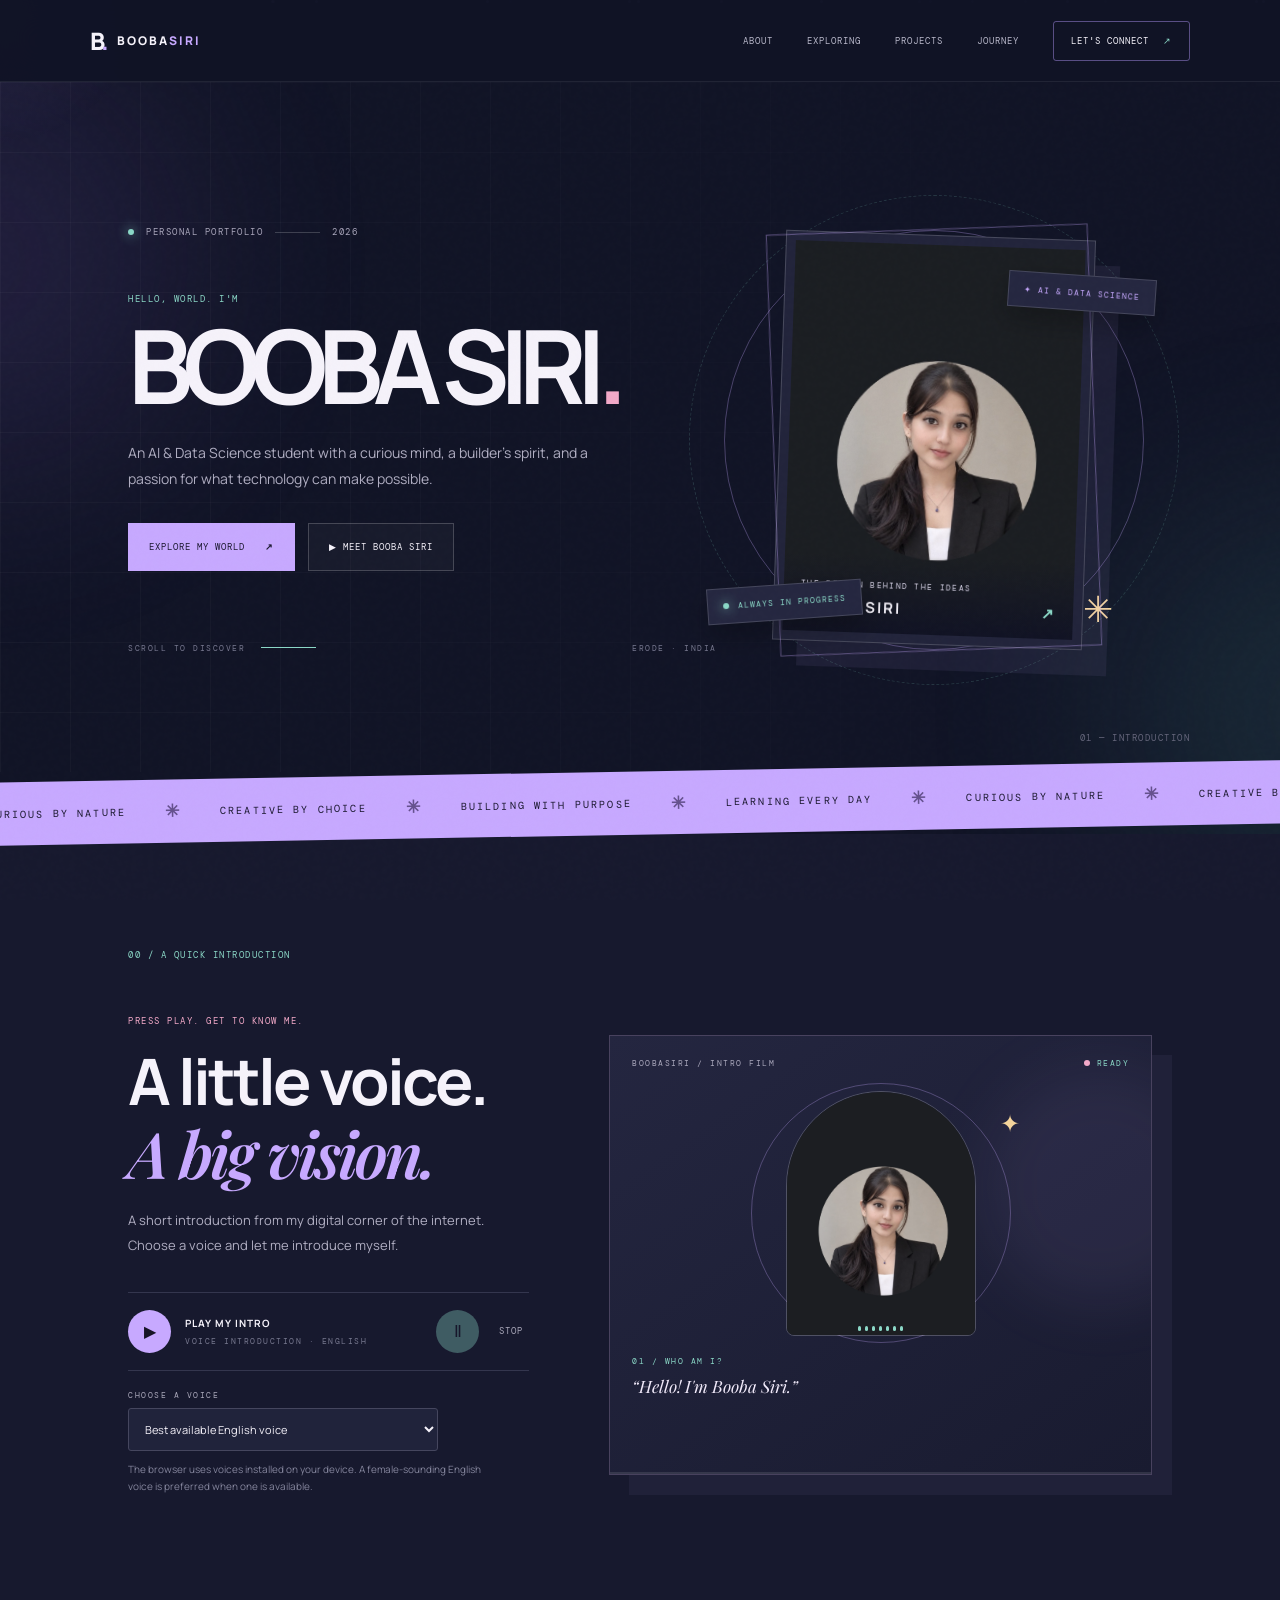
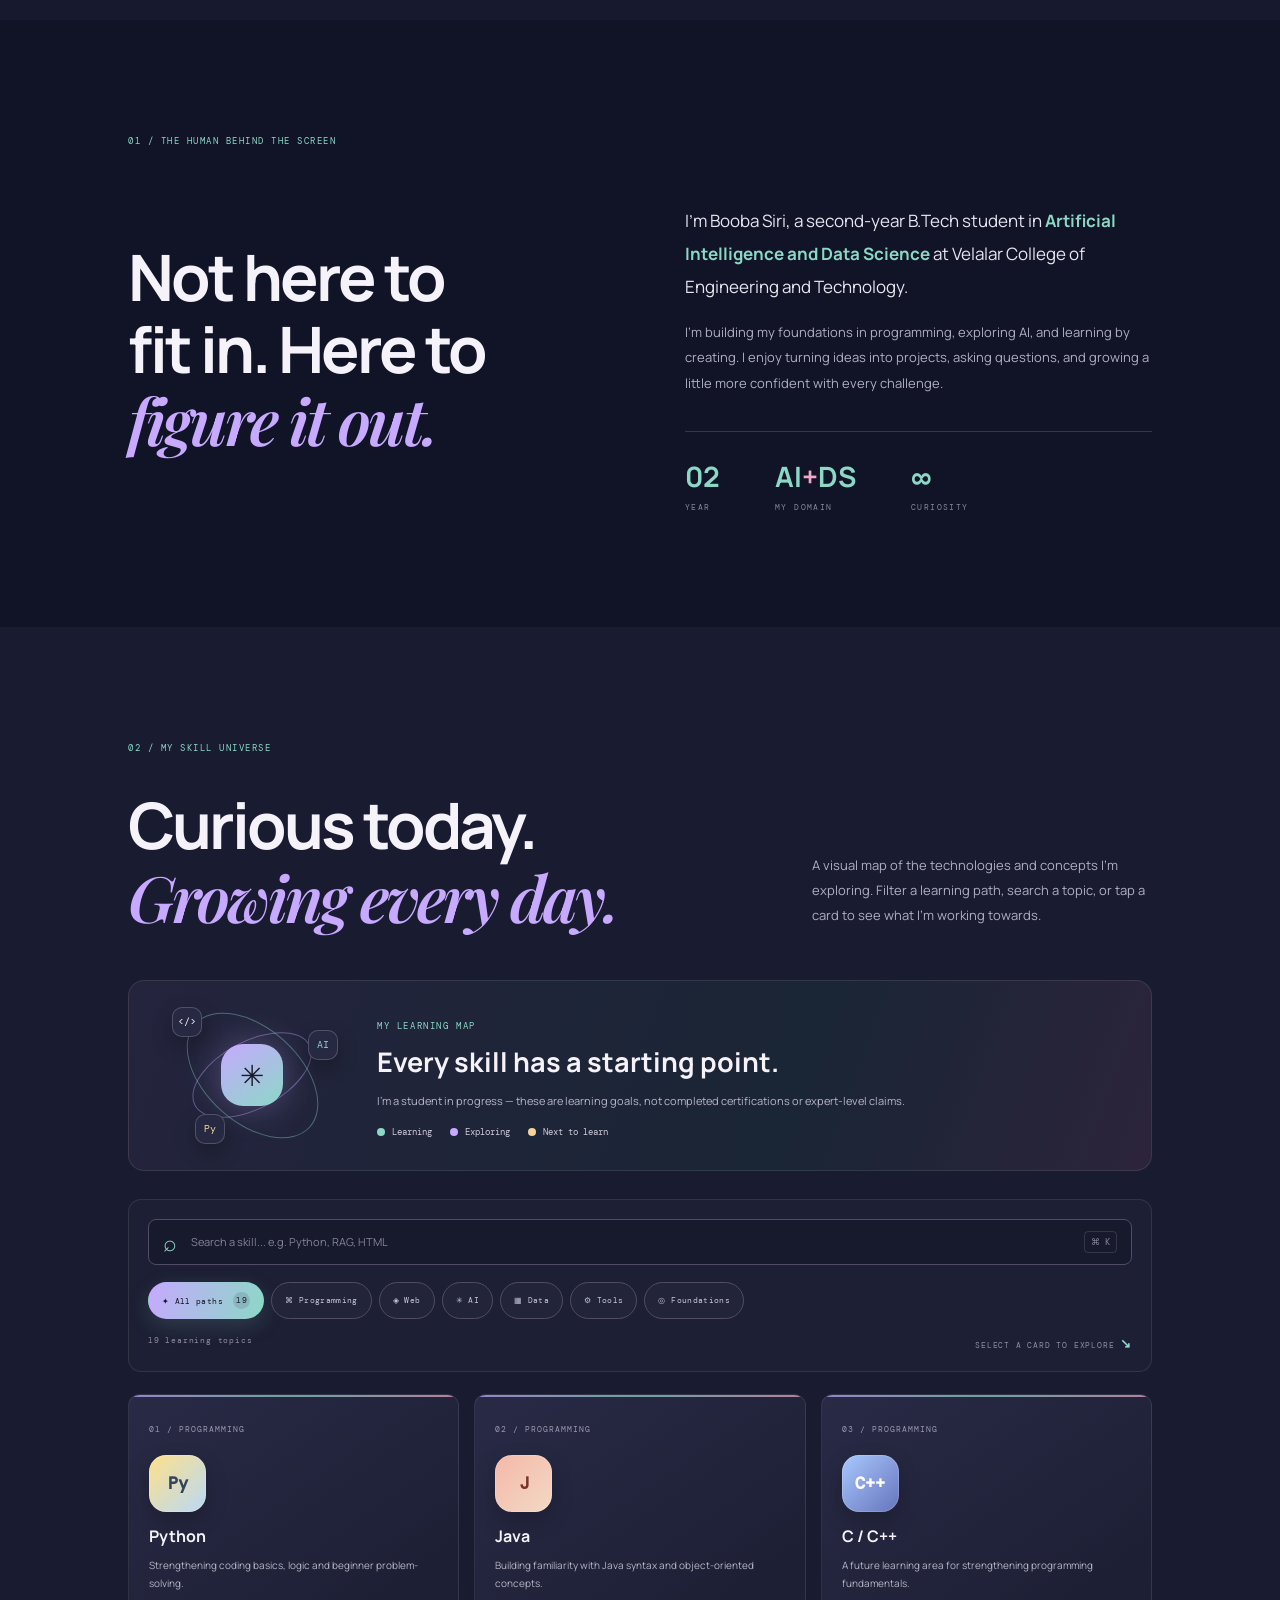
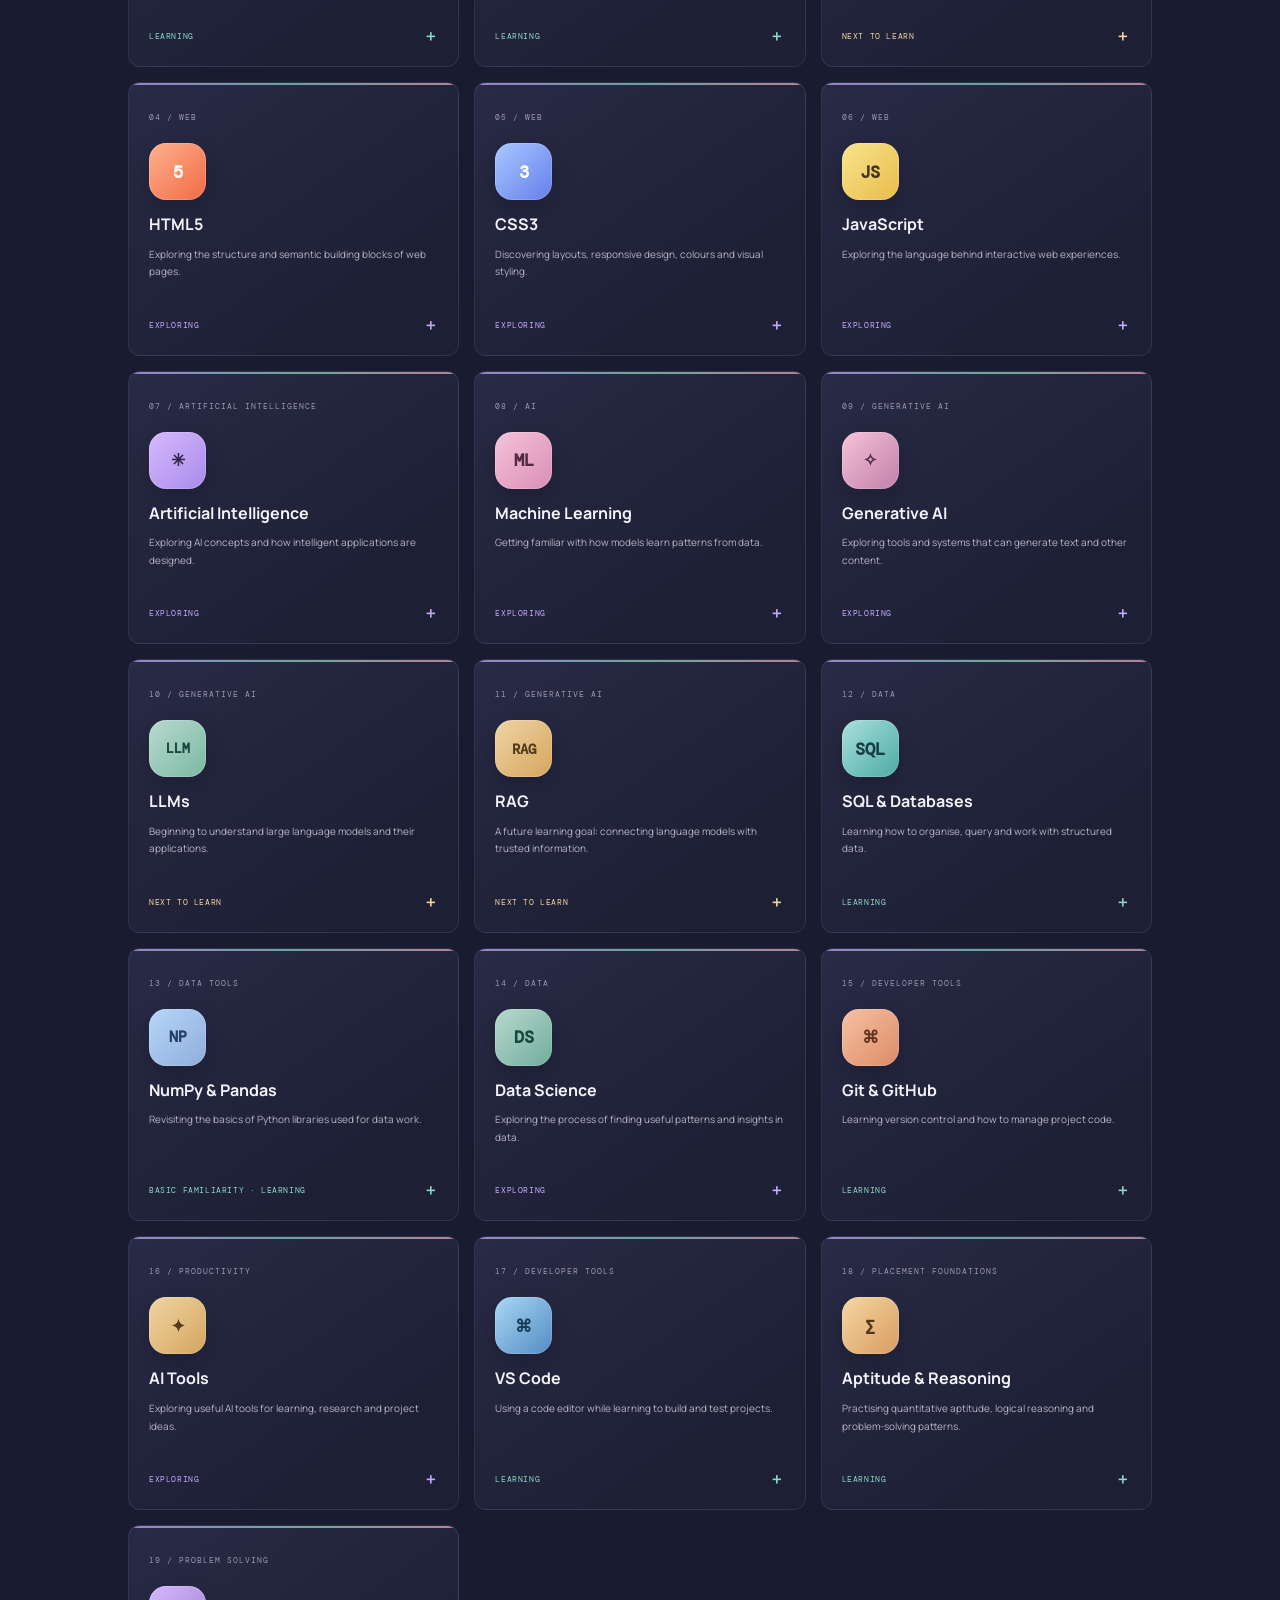
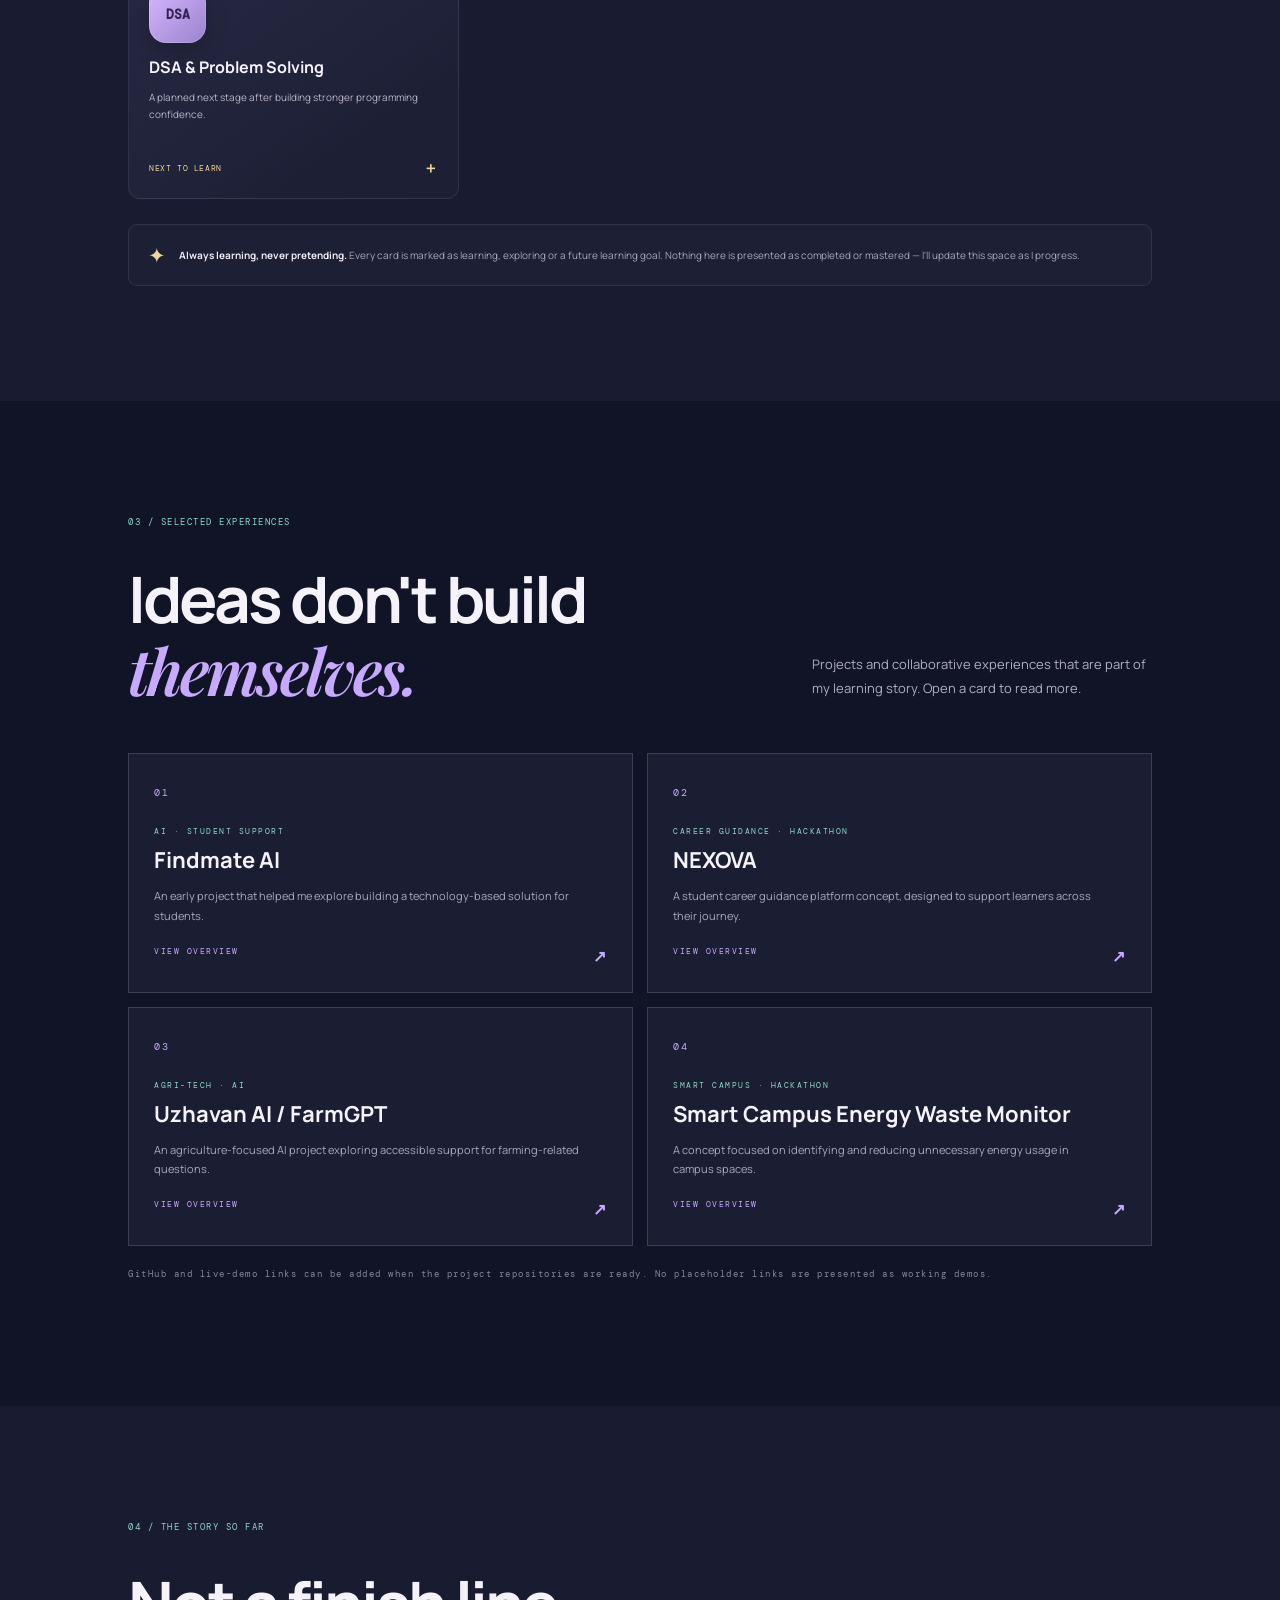
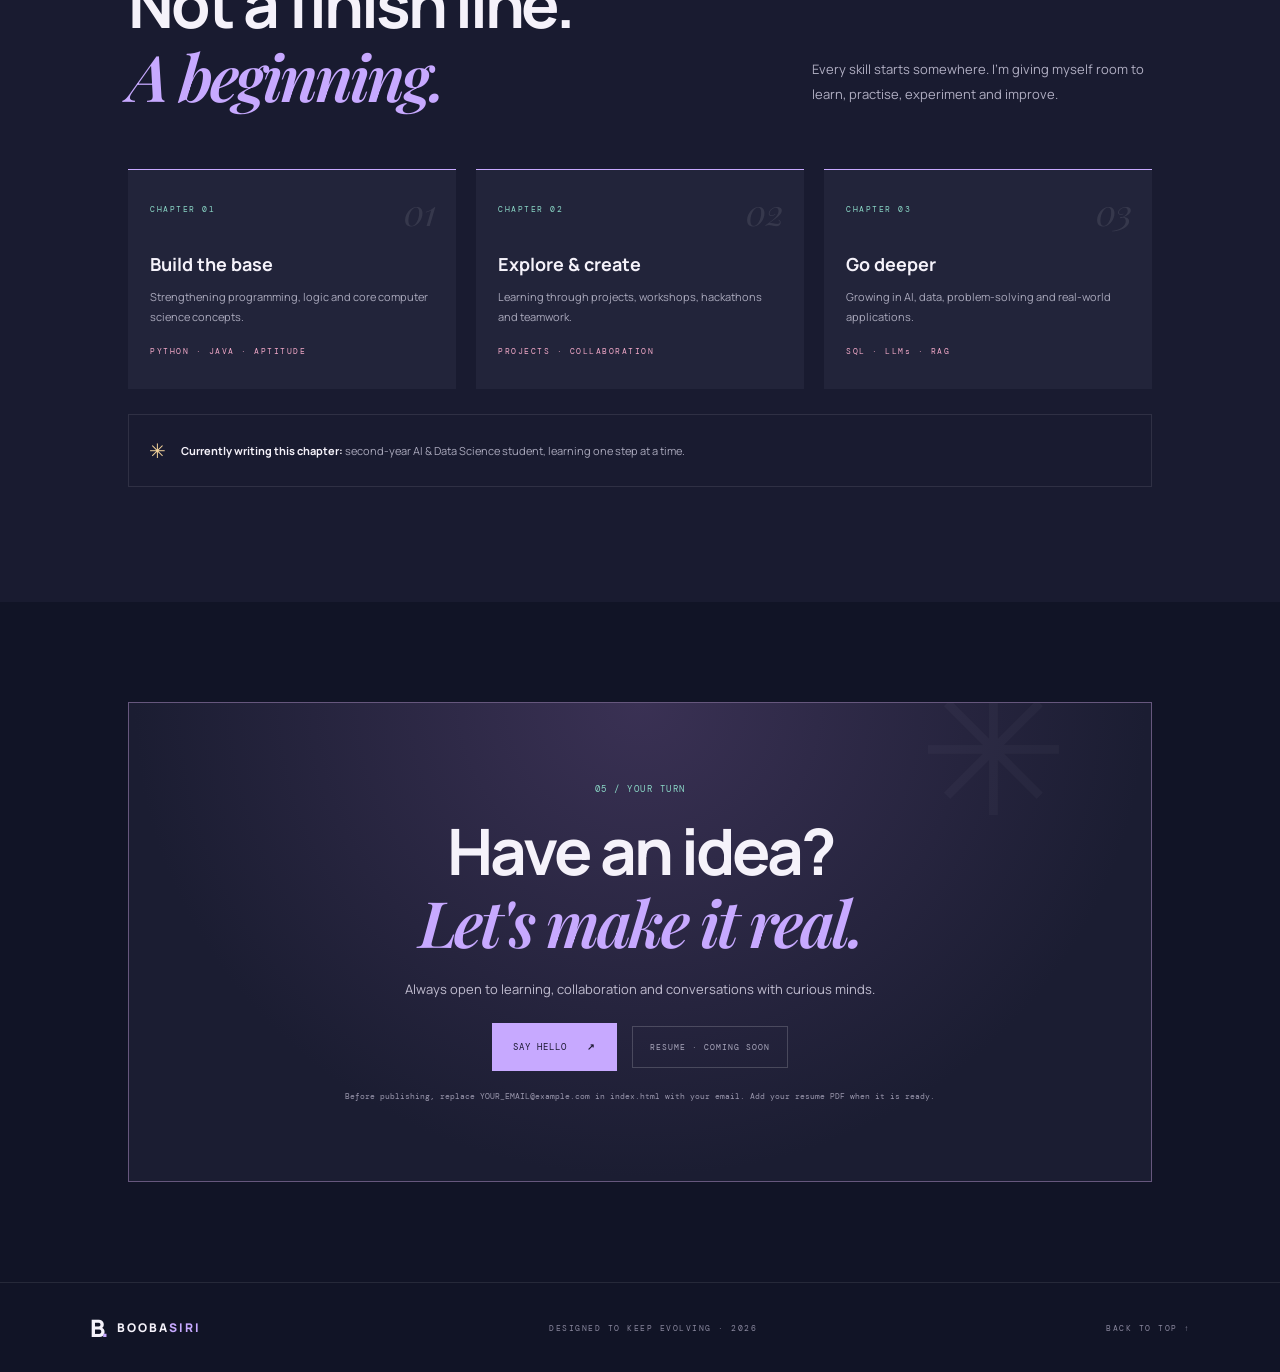
<file: booba_siri_portfolio/index.html>
<!DOCTYPE html>
<html lang="en">
<head>
  <meta charset="UTF-8"><meta name="viewport" content="width=device-width, initial-scale=1.0">
  <meta name="theme-color" content="#111426"><meta name="description" content="Booba Siri — AI & Data Science student, curious creator and lifelong learner.">
  <title>BOOBASIRI — Portfolio</title>
  <link rel="preconnect" href="https://fonts.googleapis.com"><link rel="preconnect" href="https://fonts.gstatic.com" crossorigin>
  <link href="https://fonts.googleapis.com/css2?family=DM+Mono:wght@400;500&family=Manrope:wght@400;500;600;700;800&family=Playfair+Display:ital,wght@0,600;0,700;1,600;1,700&display=swap" rel="stylesheet">
  <link rel="stylesheet" href="style.css">
</head>
<body>
  <div class="ambient ambient-one" aria-hidden="true"></div><div class="ambient ambient-two" aria-hidden="true"></div>
  <div class="noise" aria-hidden="true"></div><div class="cursor-glow" aria-hidden="true"></div><div class="particle-field" id="particleField" aria-hidden="true"></div>
  <a class="skip-link" href="#main">Skip to content</a>
  <header class="topbar">
    <a class="wordmark" href="#home" aria-label="Booba Siri home"><span class="logo">B<span>.</span></span><span>BOOBA<span class="accent-word">SIRI</span></span></a>
    <button class="menu-toggle" aria-label="Open navigation" aria-expanded="false">☰</button>
    <nav class="nav-links" aria-label="Main navigation"><a href="#about">ABOUT</a><a href="#skills">EXPLORING</a><a href="#work">PROJECTS</a><a href="#journey">JOURNEY</a><a class="nav-cta" href="#contact">LET'S CONNECT <span>↗</span></a></nav>
  </header>
  <main id="main">
    <section class="hero" id="home">
      <div class="hero-grid" aria-hidden="true"></div>
      <div class="hero-copy">
        <div class="eyebrow"><span class="live-dot"></span> PERSONAL PORTFOLIO <span class="eyebrow-line"></span> 2026</div>
        <p class="hero-pre">HELLO, WORLD. I'M</p>
        <h1 class="swing-title" aria-label="Booba Siri"><span>B</span><span>O</span><span>O</span><span>B</span><span>A</span><i></i><span>S</span><span>I</span><span>R</span><span>I</span><span class="period">.</span></h1>
        <p class="hero-description">An AI &amp; Data Science student with a curious mind, a builder's spirit, and a passion for what technology can make possible.</p>
        <div class="hero-buttons"><a class="btn btn-primary" href="#work">EXPLORE MY WORLD <b>↗</b></a><button class="btn btn-ghost" id="introJump">▶ MEET BOOBA SIRI</button></div>
        <div class="hero-bottom"><span>SCROLL TO DISCOVER</span><span class="scroll-line"></span><span class="hero-location">ERODE · INDIA</span></div>
      </div>
      <div class="hero-portrait"><div class="portrait-ring ring-one"></div><div class="portrait-ring ring-two"></div><div class="portrait-card"><img src="assets/booba-siri.jpg" alt="Portrait of Booba Siri"><div class="portrait-caption"><span>THE PERSON BEHIND THE IDEAS</span><strong>BOOBA SIRI <b>↗</b></strong></div></div><div class="float-chip chip-one">✦ AI &amp; DATA SCIENCE</div><div class="float-chip chip-two"><span class="live-dot"></span> ALWAYS IN PROGRESS</div><div class="orbit-star">✳</div></div>
      <div class="hero-index">01 — INTRODUCTION</div>
    </section>
    <section class="ticker" aria-label="Personal values"><div class="ticker-track"><span>CURIOUS BY NATURE</span><b>✳</b><span>CREATIVE BY CHOICE</span><b>✳</b><span>BUILDING WITH PURPOSE</span><b>✳</b><span>LEARNING EVERY DAY</span><b>✳</b><span>CURIOUS BY NATURE</span><b>✳</b><span>CREATIVE BY CHOICE</span><b>✳</b></div></section>

    <section class="intro-section section" id="intro"><div class="section-label">00 / A QUICK INTRODUCTION</div><div class="intro-layout">
      <div class="intro-copy"><p class="overline">PRESS PLAY. GET TO KNOW ME.</p><h2>A little voice.<br><em>A big vision.</em></h2><p class="section-desc">A short introduction from my digital corner of the internet. Choose a voice and let me introduce myself.</p>
        <div class="voice-controls"><button class="play-button" id="playIntro" aria-label="Play introduction">▶</button><div class="voice-meta"><strong id="voiceStatus" aria-live="polite">PLAY MY INTRO</strong><span>VOICE INTRODUCTION · ENGLISH</span></div><button class="pause-button" id="pauseIntro" aria-label="Pause introduction" disabled>Ⅱ</button><button class="stop-button" id="stopIntro">STOP</button></div>
        <label class="voice-select-label" for="voiceSelect">CHOOSE A VOICE</label><select id="voiceSelect" class="voice-select"><option value="auto">Best available English voice</option></select>
        <p class="voice-note">The browser uses voices installed on your device. A female-sounding English voice is preferred when one is available.</p>
      </div>
      <div class="video-stage" id="videoStage"><div class="stage-top"><span>BOOBASIRI / INTRO FILM</span><span class="rec"><i></i> <span id="stageState">READY</span></span></div><div class="stage-person"><div class="stage-halo"></div><img src="assets/booba-siri.jpg" alt="Booba Siri introduction portrait"><div class="sound-bars" id="soundBars" aria-hidden="true"><i></i><i></i><i></i><i></i><i></i><i></i><i></i></div><span class="stage-spark">✦</span></div><div class="stage-caption"><span>01 / WHO AM I?</span><strong id="spokenCaption">“Hello! I'm Booba Siri.”</strong></div><div class="stage-progress"><span id="voiceProgress"></span></div></div>
    </div></section>

    <section class="about-section section" id="about"><div class="section-label">01 / THE HUMAN BEHIND THE SCREEN</div><div class="about-grid"><h2>Not here to<br>fit in. Here to<br><em>figure it out.</em></h2><div class="about-copy"><p class="big">I'm Booba Siri, a second-year B.Tech student in <strong>Artificial Intelligence and Data Science</strong> at Velalar College of Engineering and Technology.</p><p>I'm building my foundations in programming, exploring AI, and learning by creating. I enjoy turning ideas into projects, asking questions, and growing a little more confident with every challenge.</p><div class="stats"><div><strong>02</strong><span>YEAR</span></div><div><strong>AI<span>+</span>DS</strong><span>MY DOMAIN</span></div><div><strong>∞</strong><span>CURIOSITY</span></div></div></div></div></section>

    <section class="skills-section section" id="skills">
      <div class="section-label">02 / MY SKILL UNIVERSE</div>
      <div class="section-head"><h2>Curious today.<br><em>Growing every day.</em></h2><p>A visual map of the technologies and concepts I'm exploring. Filter a learning path, search a topic, or tap a card to see what I'm working towards.</p></div>
      <div class="skill-explorer-intro"><div class="skill-orbit-art" aria-hidden="true"><span class="orbit orbit-a"></span><span class="orbit orbit-b"></span><span class="orbit-core">✳</span><i class="orbit-dot dot-a">&lt;/&gt;</i><i class="orbit-dot dot-b">AI</i><i class="orbit-dot dot-c">Py</i></div><div class="skill-intro-copy"><span class="skill-kicker">MY LEARNING MAP</span><h3>Every skill has a starting point.</h3><p>I'm a student in progress — these are learning goals, not completed certifications or expert-level claims.</p><div class="learning-legend"><span><i class="legend-dot learning"></i> Learning</span><span><i class="legend-dot exploring"></i> Exploring</span><span><i class="legend-dot next"></i> Next to learn</span></div></div></div>
      <div class="skill-control-panel">
        <div class="skill-search-wrap"><span aria-hidden="true">⌕</span><input id="skillSearch" type="search" placeholder="Search a skill... e.g. Python, RAG, HTML" aria-label="Search skills"><kbd>⌘ K</kbd></div>
        <div class="skills-toolbar" role="group" aria-label="Filter learning paths">
          <button class="skill-filter active" data-filter="all" aria-pressed="true">✦ All paths <span>19</span></button>
          <button class="skill-filter" data-filter="programming" aria-pressed="false">⌘ Programming</button>
          <button class="skill-filter" data-filter="web" aria-pressed="false">◈ Web</button>
          <button class="skill-filter" data-filter="ai" aria-pressed="false">✳ AI</button>
          <button class="skill-filter" data-filter="data" aria-pressed="false">▦ Data</button>
          <button class="skill-filter" data-filter="tools" aria-pressed="false">⚙ Tools</button>
          <button class="skill-filter" data-filter="foundations" aria-pressed="false">◎ Foundations</button>
        </div>
        <div class="skill-results-line"><span id="skillResultCount" aria-live="polite">19 learning topics</span><span>SELECT A CARD TO EXPLORE <b>↘</b></span></div>
      </div>
      <div class="skill-grid skill-grid-rich" id="skillGrid">
        <details class="skill-card skill-card-rich" data-category="programming" data-search="python programming coding logic"><summary><span class="skill-no">01 / PROGRAMMING</span><span class="skill-icon logo-python">Py</span><h3>Python</h3><p>Strengthening coding basics, logic and beginner problem-solving.</p><span class="skill-state status-learning">LEARNING <b>＋</b></span></summary><div class="skill-more"><strong>My learning focus</strong><div class="skill-tags"><i>Variables &amp; loops</i><i>Functions</i><i>Lists &amp; strings</i><i>Problem solving</i></div><p class="skill-next">Next step: build confidence through small coding exercises.</p></div></details>
        <details class="skill-card skill-card-rich" data-category="programming" data-search="java oop programming"><summary><span class="skill-no">02 / PROGRAMMING</span><span class="skill-icon logo-java">J</span><h3>Java</h3><p>Building familiarity with Java syntax and object-oriented concepts.</p><span class="skill-state status-learning">LEARNING <b>＋</b></span></summary><div class="skill-more"><strong>My learning focus</strong><div class="skill-tags"><i>OOP</i><i>Arrays</i><i>Classes &amp; objects</i><i>Inheritance</i><i>Exceptions</i></div><p class="skill-next">Next step: practise complete programs and test cases.</p></div></details>
        <details class="skill-card skill-card-rich" data-category="programming" data-search="c cpp c++ programming"><summary><span class="skill-no">03 / PROGRAMMING</span><span class="skill-icon logo-cpp">C++</span><h3>C / C++</h3><p>A future learning area for strengthening programming fundamentals.</p><span class="skill-state status-next">NEXT TO LEARN <b>＋</b></span></summary><div class="skill-more"><strong>Planned learning path</strong><div class="skill-tags"><i>Syntax</i><i>Conditions &amp; loops</i><i>Functions</i><i>Arrays</i></div><p class="skill-next">A future addition to my programming foundations.</p></div></details>
        <details class="skill-card skill-card-rich" data-category="web" data-search="html html5 web development"><summary><span class="skill-no">04 / WEB</span><span class="skill-icon logo-html">5</span><h3>HTML5</h3><p>Exploring the structure and semantic building blocks of web pages.</p><span class="skill-state status-exploring">EXPLORING <b>＋</b></span></summary><div class="skill-more"><strong>My learning focus</strong><div class="skill-tags"><i>Page structure</i><i>Semantic tags</i><i>Forms</i><i>Accessibility</i></div><p class="skill-next">Next step: understand how accessible pages are structured.</p></div></details>
        <details class="skill-card skill-card-rich" data-category="web" data-search="css css3 responsive design"><summary><span class="skill-no">05 / WEB</span><span class="skill-icon logo-css">3</span><h3>CSS3</h3><p>Discovering layouts, responsive design, colours and visual styling.</p><span class="skill-state status-exploring">EXPLORING <b>＋</b></span></summary><div class="skill-more"><strong>My learning focus</strong><div class="skill-tags"><i>Flexbox &amp; Grid</i><i>Responsive UI</i><i>Animations</i><i>Layouts</i></div><p class="skill-next">Next step: practise responsive layouts and reusable styles.</p></div></details>
        <details class="skill-card skill-card-rich" data-category="web" data-search="javascript js web interaction"><summary><span class="skill-no">06 / WEB</span><span class="skill-icon logo-js">JS</span><h3>JavaScript</h3><p>Exploring the language behind interactive web experiences.</p><span class="skill-state status-exploring">EXPLORING <b>＋</b></span></summary><div class="skill-more"><strong>My learning focus</strong><div class="skill-tags"><i>Variables</i><i>Functions</i><i>DOM basics</i><i>Events</i></div><p class="skill-next">Next step: make simple web pages respond to user actions.</p></div></details>
        <details class="skill-card skill-card-rich" data-category="ai" data-search="artificial intelligence ai"><summary><span class="skill-no">07 / ARTIFICIAL INTELLIGENCE</span><span class="skill-icon logo-ai">✳</span><h3>Artificial Intelligence</h3><p>Exploring AI concepts and how intelligent applications are designed.</p><span class="skill-state status-exploring">EXPLORING <b>＋</b></span></summary><div class="skill-more"><strong>Areas I'm curious about</strong><div class="skill-tags"><i>AI fundamentals</i><i>Use cases</i><i>Responsible AI</i><i>AI applications</i></div><p class="skill-next">Next step: connect concepts with beginner-friendly projects.</p></div></details>
        <details class="skill-card skill-card-rich" data-category="ai" data-search="machine learning ml"><summary><span class="skill-no">08 / AI</span><span class="skill-icon logo-ml">ML</span><h3>Machine Learning</h3><p>Getting familiar with how models learn patterns from data.</p><span class="skill-state status-exploring">EXPLORING <b>＋</b></span></summary><div class="skill-more"><strong>Areas I'm curious about</strong><div class="skill-tags"><i>Data &amp; features</i><i>Model basics</i><i>Training</i><i>Evaluation</i></div><p class="skill-next">Next step: strengthen maths and data foundations before deeper practice.</p></div></details>
        <details class="skill-card skill-card-rich" data-category="ai" data-search="generative ai genai"><summary><span class="skill-no">09 / GENERATIVE AI</span><span class="skill-icon logo-genai">✧</span><h3>Generative AI</h3><p>Exploring tools and systems that can generate text and other content.</p><span class="skill-state status-exploring">EXPLORING <b>＋</b></span></summary><div class="skill-more"><strong>Areas I'm curious about</strong><div class="skill-tags"><i>Generative models</i><i>Prompt basics</i><i>Use cases</i><i>Limitations</i></div><p class="skill-next">Next step: learn how to use generative tools thoughtfully.</p></div></details>
        <details class="skill-card skill-card-rich" data-category="ai" data-search="large language models llm"><summary><span class="skill-no">10 / GENERATIVE AI</span><span class="skill-icon logo-llm">LLM</span><h3>LLMs</h3><p>Beginning to understand large language models and their applications.</p><span class="skill-state status-next">NEXT TO LEARN <b>＋</b></span></summary><div class="skill-more"><strong>Planned learning path</strong><div class="skill-tags"><i>Tokens</i><i>Context windows</i><i>Embeddings</i><i>Model basics</i></div><p class="skill-next">A future focus after strengthening programming and AI basics.</p></div></details>
        <details class="skill-card skill-card-rich" data-category="ai" data-search="rag retrieval augmented generation"><summary><span class="skill-no">11 / GENERATIVE AI</span><span class="skill-icon logo-rag">RAG</span><h3>RAG</h3><p>A future learning goal: connecting language models with trusted information.</p><span class="skill-state status-next">NEXT TO LEARN <b>＋</b></span></summary><div class="skill-more"><strong>Planned learning path</strong><div class="skill-tags"><i>Knowledge sources</i><i>Embeddings</i><i>Retrieval</i><i>Generation</i></div><p class="skill-next">I'll explore this after understanding LLM fundamentals.</p></div></details>
        <details class="skill-card skill-card-rich" data-category="data" data-search="sql database queries"><summary><span class="skill-no">12 / DATA</span><span class="skill-icon logo-sql">SQL</span><h3>SQL &amp; Databases</h3><p>Learning how to organise, query and work with structured data.</p><span class="skill-state status-learning">LEARNING <b>＋</b></span></summary><div class="skill-more"><strong>My learning focus</strong><div class="skill-tags"><i>SELECT queries</i><i>Filtering</i><i>Joins</i><i>CRUD</i></div><p class="skill-next">Next step: practise queries with sample databases.</p></div></details>
        <details class="skill-card skill-card-rich" data-category="data" data-search="numpy pandas python data analysis"><summary><span class="skill-no">13 / DATA TOOLS</span><span class="skill-icon logo-data">NP</span><h3>NumPy &amp; Pandas</h3><p>Revisiting the basics of Python libraries used for data work.</p><span class="skill-state status-learning">BASIC FAMILIARITY · LEARNING <b>＋</b></span></summary><div class="skill-more"><strong>My learning focus</strong><div class="skill-tags"><i>Arrays</i><i>DataFrames</i><i>Data handling</i><i>Basic operations</i></div><p class="skill-next">Next step: practise small data-cleaning exercises.</p></div></details>
        <details class="skill-card skill-card-rich" data-category="data" data-search="data science analytics visualization"><summary><span class="skill-no">14 / DATA</span><span class="skill-icon logo-ds">DS</span><h3>Data Science</h3><p>Exploring the process of finding useful patterns and insights in data.</p><span class="skill-state status-exploring">EXPLORING <b>＋</b></span></summary><div class="skill-more"><strong>Areas I'm curious about</strong><div class="skill-tags"><i>Data collection</i><i>Cleaning</i><i>Analysis</i><i>Visualisation</i></div><p class="skill-next">Next step: strengthen statistics and Python data skills.</p></div></details>
        <details class="skill-card skill-card-rich" data-category="tools" data-search="git github version control"><summary><span class="skill-no">15 / DEVELOPER TOOLS</span><span class="skill-icon logo-git">⌘</span><h3>Git &amp; GitHub</h3><p>Learning version control and how to manage project code.</p><span class="skill-state status-learning">LEARNING <b>＋</b></span></summary><div class="skill-more"><strong>My learning focus</strong><div class="skill-tags"><i>Repositories</i><i>Commits</i><i>Push &amp; pull</i><i>Branches</i></div><p class="skill-next">Next step: keep project work organised in repositories.</p></div></details>
        <details class="skill-card skill-card-rich" data-category="tools" data-search="ai tools productivity"><summary><span class="skill-no">16 / PRODUCTIVITY</span><span class="skill-icon logo-tools">✦</span><h3>AI Tools</h3><p>Exploring useful AI tools for learning, research and project ideas.</p><span class="skill-state status-exploring">EXPLORING <b>＋</b></span></summary><div class="skill-more"><strong>Areas I'm exploring</strong><div class="skill-tags"><i>Research support</i><i>Study workflows</i><i>Prompting</i><i>Project ideation</i></div><p class="skill-next">Next step: evaluate tools and use them responsibly.</p></div></details>
        <details class="skill-card skill-card-rich" data-category="tools" data-search="visual studio code vscode editor"><summary><span class="skill-no">17 / DEVELOPER TOOLS</span><span class="skill-icon logo-vscode">⌘</span><h3>VS Code</h3><p>Using a code editor while learning to build and test projects.</p><span class="skill-state status-learning">LEARNING <b>＋</b></span></summary><div class="skill-more"><strong>My learning focus</strong><div class="skill-tags"><i>Editor basics</i><i>Extensions</i><i>Run &amp; debug</i><i>Project folders</i></div><p class="skill-next">Next step: get comfortable with an efficient coding workflow.</p></div></details>
        <details class="skill-card skill-card-rich" data-category="foundations" data-search="aptitude logical reasoning quantitative verbal placement"><summary><span class="skill-no">18 / PLACEMENT FOUNDATIONS</span><span class="skill-icon logo-aptitude">∑</span><h3>Aptitude &amp; Reasoning</h3><p>Practising quantitative aptitude, logical reasoning and problem-solving patterns.</p><span class="skill-state status-learning">LEARNING <b>＋</b></span></summary><div class="skill-more"><strong>My learning focus</strong><div class="skill-tags"><i>Numbers</i><i>Blood relations</i><i>Logical reasoning</i><i>Problem patterns</i></div><p class="skill-next">Next step: keep a small daily practice routine alongside coding.</p></div></details>
        <details class="skill-card skill-card-rich" data-category="foundations" data-search="data structures algorithms dsa coding interview"><summary><span class="skill-no">19 / PROBLEM SOLVING</span><span class="skill-icon logo-dsa">DSA</span><h3>DSA &amp; Problem Solving</h3><p>A planned next stage after building stronger programming confidence.</p><span class="skill-state status-next">NEXT TO LEARN <b>＋</b></span></summary><div class="skill-more"><strong>Planned learning path</strong><div class="skill-tags"><i>Arrays</i><i>Strings</i><i>Searching</i><i>Sorting</i><i>Patterns</i></div><p class="skill-next">I'll build up gradually, one concept at a time.</p></div></details>
      </div>
      <div class="skills-empty" id="skillsEmpty" hidden><span>✧</span><strong>No matching learning topics</strong><p>Try another keyword or choose a different path.</p></div>
      <div class="skills-footnote"><span>✦</span><p><strong>Always learning, never pretending.</strong> Every card is marked as learning, exploring or a future learning goal. Nothing here is presented as completed or mastered — I'll update this space as I progress.</p></div>
    </section>

    <section class="work-section section" id="work"><div class="section-label">03 / SELECTED EXPERIENCES</div><div class="section-head"><h2>Ideas don't build<br><em>themselves.</em></h2><p>Projects and collaborative experiences that are part of my learning story. Open a card to read more.</p></div><div class="work-grid">
      <details class="project-card"><summary><span class="project-number">01</span><span class="project-kind">AI · STUDENT SUPPORT</span><h3>Findmate AI</h3><p>An early project that helped me explore building a technology-based solution for students.</p><span class="project-open">VIEW OVERVIEW <b>↗</b></span></summary><div class="project-more"><p><strong>My learning:</strong> Exploring how an AI-powered idea can be shaped into a student-facing project.</p><span class="tag">AI PROJECT</span><span class="tag">LEARNING BUILD</span></div></details>
      <details class="project-card"><summary><span class="project-number">02</span><span class="project-kind">CAREER GUIDANCE · HACKATHON</span><h3>NEXOVA</h3><p>A student career guidance platform concept, designed to support learners across their journey.</p><span class="project-open">VIEW OVERVIEW <b>↗</b></span></summary><div class="project-more"><p><strong>Focus:</strong> Helping students explore career paths, skills, projects, internships and placement preparation.</p><span class="tag">EDTECH</span><span class="tag">CAREER GUIDANCE</span></div></details>
      <details class="project-card"><summary><span class="project-number">03</span><span class="project-kind">AGRI-TECH · AI</span><h3>Uzhavan AI / FarmGPT</h3><p>An agriculture-focused AI project exploring accessible support for farming-related questions.</p><span class="project-open">VIEW OVERVIEW <b>↗</b></span></summary><div class="project-more"><p><strong>Focus:</strong> Exploring a conversational software experience for agriculture-related information.</p><span class="tag">AGRI-TECH</span><span class="tag">CHATBOT CONCEPT</span></div></details>
      <details class="project-card"><summary><span class="project-number">04</span><span class="project-kind">SMART CAMPUS · HACKATHON</span><h3>Smart Campus Energy Waste Monitor</h3><p>A concept focused on identifying and reducing unnecessary energy usage in campus spaces.</p><span class="project-open">VIEW OVERVIEW <b>↗</b></span></summary><div class="project-more"><p><strong>Focus:</strong> Thinking about how technology can help make campus energy use more efficient.</p><span class="tag">SMART CAMPUS</span><span class="tag">SUSTAINABILITY</span></div></details>
    </div><p class="fine-print">GitHub and live-demo links can be added when the project repositories are ready. No placeholder links are presented as working demos.</p></section>

    <section class="journey-section section" id="journey"><div class="section-label">04 / THE STORY SO FAR</div><div class="section-head"><h2>Not a finish line.<br><em>A beginning.</em></h2><p>Every skill starts somewhere. I'm giving myself room to learn, practise, experiment and improve.</p></div><div class="journey-track"><article><span>CHAPTER 01</span><i>01</i><h3>Build the base</h3><p>Strengthening programming, logic and core computer science concepts.</p><small>PYTHON · JAVA · APTITUDE</small></article><article><span>CHAPTER 02</span><i>02</i><h3>Explore &amp; create</h3><p>Learning through projects, workshops, hackathons and teamwork.</p><small>PROJECTS · COLLABORATION</small></article><article><span>CHAPTER 03</span><i>03</i><h3>Go deeper</h3><p>Growing in AI, data, problem-solving and real-world applications.</p><small>SQL · LLMs · RAG</small></article></div><div class="journey-note"><span>✳</span><p><strong>Currently writing this chapter:</strong> second-year AI &amp; Data Science student, learning one step at a time.</p></div></section>

    <section class="contact-section section" id="contact"><div class="contact-box"><div class="contact-orbit">✳</div><div class="section-label">05 / YOUR TURN</div><h2>Have an idea?<br><em>Let's make it real.</em></h2><p>Always open to learning, collaboration and conversations with curious minds.</p><div class="contact-actions"><a class="btn btn-primary" href="mailto:YOUR_EMAIL@example.com?subject=Hello%20Booba%20Siri">SAY HELLO <b>↗</b></a><span class="resume-chip" aria-label="Resume will be added later">RESUME · COMING SOON</span></div><small>Before publishing, replace YOUR_EMAIL@example.com in index.html with your email. Add your resume PDF when it is ready.</small></div></section>
  </main>
  <footer><a class="wordmark" href="#home"><span class="logo">B<span>.</span></span><span>BOOBA<span class="accent-word">SIRI</span></span></a><span>DESIGNED TO KEEP EVOLVING · 2026</span><a href="#home">BACK TO TOP ↑</a></footer>
  <button class="back-top" id="backTop" aria-label="Back to top">↑</button>
  <script src="script.js"></script>
</body></html>
</file>
<file: booba_siri_portfolio/style.css>
:root{--bg:#111426;--bg2:#171a30;--panel:#1d2038;--ink:#f5f2fa;--muted:#b0aec2;--line:#34364e;--lav:#c7a9ff;--pink:#f2a9c8;--teal:#8bd8c7;--gold:#f4d49b;--mono:'DM Mono',monospace;--sans:Manrope,Arial,sans-serif;--serif:'Playfair Display',Georgia,serif}
*{box-sizing:border-box}html{scroll-behavior:smooth;scroll-padding-top:90px}body{margin:0;background:var(--bg);color:var(--ink);font-family:var(--sans);overflow-x:hidden}a{color:inherit;text-decoration:none}button,select{font:inherit}.ambient{position:fixed;width:430px;height:430px;border-radius:50%;filter:blur(110px);opacity:.12;pointer-events:none;z-index:-1}.ambient-one{background:#9a70e8;top:5%;left:-240px}.ambient-two{background:#55bda9;right:-260px;top:55%}.noise{position:fixed;inset:0;pointer-events:none;z-index:20;opacity:.025;background-image:url("data:image/svg+xml,%3Csvg viewBox='0 0 180 180' xmlns='http://www.w3.org/2000/svg'%3E%3Cfilter id='n'%3E%3CfeTurbulence type='fractalNoise' baseFrequency='.9' numOctaves='3' stitchTiles='stitch'/%3E%3C/filter%3E%3Crect width='100%25' height='100%25' filter='url(%23n)' opacity='.6'/%3E%3C/svg%3E")}.cursor-glow{position:fixed;width:300px;height:300px;border-radius:50%;background:radial-gradient(circle,#b99bff16,transparent 68%);pointer-events:none;z-index:0;transform:translate(-50%,-50%)}.particle-field{position:fixed;inset:0;pointer-events:none;z-index:0;overflow:hidden}.particle{position:absolute;width:3px;height:3px;border-radius:50%;background:var(--lav);opacity:.55;animation:floatParticle linear infinite}.skip-link{position:absolute;top:-50px;left:15px;background:var(--lav);color:#171426;padding:10px;z-index:100}.skip-link:focus{top:10px}.topbar{height:82px;padding:0 7%;display:flex;align-items:center;justify-content:space-between;border-bottom:1px solid #ffffff12;position:sticky;top:0;background:#111426eF;backdrop-filter:blur(18px);z-index:30}.wordmark{display:flex;align-items:center;gap:11px;font-size:12px;font-weight:800;letter-spacing:2px}.logo{font-size:24px;color:var(--ink);letter-spacing:-3px}.logo span,.accent-word{color:var(--lav)}.nav-links{display:flex;align-items:center;gap:34px}.nav-links a{font:9px var(--mono);letter-spacing:1px;color:#b9b8ca;transition:.25s}.nav-links a:hover{color:var(--lav)}.nav-links .nav-cta{border:1px solid #b99bff70;padding:13px 17px;color:var(--ink);border-radius:3px}.nav-cta span{color:var(--teal);margin-left:8px}.menu-toggle{display:none;background:none;border:0;color:var(--ink);font-size:22px}.hero{min-height:690px;padding:80px 10% 55px;display:grid;grid-template-columns:1.15fr .85fr;align-items:center;position:relative;overflow:hidden}.hero-grid{position:absolute;inset:0;background-image:linear-gradient(#ffffff08 1px,transparent 1px),linear-gradient(90deg,#ffffff08 1px,transparent 1px);background-size:70px 70px;mask-image:linear-gradient(90deg,#000,transparent 90%);pointer-events:none}.hero-copy{position:relative;z-index:2}.eyebrow,.overline,.section-label,.hero-pre,.hero-bottom,.hero-index,.stage-top,.stage-caption>span,.voice-meta span,.voice-select-label,.skill-no,.skill-state,.project-kind,.project-number,.project-open,.journey-track article>span,.journey-track article small,.fine-print,footer>span,footer>a:last-child{font:9px var(--mono);letter-spacing:1.5px}.eyebrow{color:#a9a6bb;display:flex;align-items:center;gap:12px}.live-dot{width:6px;height:6px;border-radius:50%;background:var(--teal);display:inline-block;box-shadow:0 0 12px var(--teal)}.eyebrow-line{width:45px;height:1px;background:#ffffff30}.hero-pre{margin:55px 0 12px;color:var(--teal)}.swing-title{font-size:clamp(65px,8vw,112px);letter-spacing:-.095em;line-height:.95;margin:0 0 25px;white-space:nowrap}.swing-title span{display:inline-block;transform-origin:50% 0;animation:swing 5s ease-in-out infinite}.swing-title span:nth-child(2n){animation-delay:.18s}.swing-title span:nth-child(3n){animation-delay:.34s}.swing-title i{display:inline-block;width:10px}.swing-title .period{color:var(--pink)}.hero-description{max-width:475px;color:var(--muted);font-size:14px;line-height:1.9}.hero-buttons{display:flex;gap:13px;flex-wrap:wrap;margin-top:30px}.btn{min-height:48px;padding:0 20px;display:inline-flex;align-items:center;justify-content:center;gap:20px;font:9px var(--mono);letter-spacing:1px;border:1px solid transparent;cursor:pointer;transition:.25s}.btn-primary{background:var(--lav);color:#1b1830}.btn-primary:hover{background:#dfceff;transform:translateY(-3px);box-shadow:0 12px 28px #b99bff2c}.btn-ghost{background:#ffffff08;border-color:#ffffff32;color:var(--ink)}.btn-ghost:hover{border-color:var(--teal);color:var(--teal)}.hero-bottom{display:flex;align-items:center;gap:16px;color:#77788f;margin-top:72px;font-size:8px}.scroll-line{height:1px;width:55px;background:var(--teal)}.hero-location{margin-left:auto}.hero-portrait{height:510px;display:grid;place-items:center;position:relative}.portrait-card{width:310px;height:410px;position:relative;z-index:2;border:1px solid #ffffff2b;padding:9px;background:#22243b;transform:rotate(2deg);box-shadow:25px 25px 0 #c7a9ff12;animation:portraitIn 1.2s both}.portrait-card:before{content:'';position:absolute;inset:-7px;border:1px solid #c7a9ff65;transform:rotate(-4deg);z-index:-1}.portrait-card img{width:100%;height:100%;object-fit:cover;object-position:center 28%;filter:saturate(.85)}.portrait-caption{position:absolute;bottom:9px;left:9px;right:9px;padding:25px 17px 15px;background:linear-gradient(transparent,#101224eF)}.portrait-caption span{display:block;font:8px var(--mono);letter-spacing:1.3px;color:#d6d2e5}.portrait-caption strong{display:block;margin-top:7px;font-size:15px;letter-spacing:2px}.portrait-caption b{color:var(--teal);float:right}.portrait-ring{position:absolute;border:1px solid #c7a9ff50;border-radius:50%;width:420px;height:420px}.ring-one{animation:spin 35s linear infinite}.ring-two{width:490px;height:490px;border-color:#8bd8c72b;border-style:dashed;animation:spin 55s linear infinite reverse}.float-chip{position:absolute;z-index:3;padding:12px 15px;background:#252740;border:1px solid #ffffff24;font:8px var(--mono);letter-spacing:1px;box-shadow:0 12px 30px #0004}.chip-one{right:-4px;top:90px;color:var(--lav);transform:rotate(4deg)}.chip-two{left:-10px;bottom:75px;color:var(--teal);transform:rotate(-4deg);display:flex;gap:9px;align-items:center}.orbit-star{position:absolute;right:9%;bottom:12%;font-size:36px;color:var(--gold);animation:spin 20s linear infinite}.hero-index{position:absolute;right:7%;bottom:28px;color:#65667b}.ticker{height:62px;background:#c7a9ff;color:#1b1830;overflow:hidden;display:flex;align-items:center;transform:rotate(-1deg) scale(1.02);position:relative;z-index:2}.ticker-track{display:flex;align-items:center;gap:38px;white-space:nowrap;animation:marquee 25s linear infinite;font:10px var(--mono);letter-spacing:2px}.ticker-track b{font-size:17px;color:#65518e}.section{padding:115px 10%;position:relative}.section-label{color:var(--teal);font-size:9px}.intro-section{background:#17192e}.intro-layout{display:grid;grid-template-columns:.85fr 1.15fr;gap:80px;align-items:center;margin-top:45px}.overline{color:var(--pink)}.intro-layout h2,.section-head h2,.about-grid h2,.contact-box h2{font-size:clamp(42px,5vw,65px);line-height:1.12;letter-spacing:-3px;margin:18px 0}.intro-layout h2 em,.section-head h2 em,.about-grid h2 em,.contact-box h2 em{font-family:var(--serif);font-weight:600;color:var(--lav)}.section-desc,.section-head p{font-size:13px;line-height:1.9;color:var(--muted);max-width:370px}.voice-controls{display:flex;align-items:center;gap:14px;margin-top:34px;padding:17px 0;border-top:1px solid var(--line);border-bottom:1px solid var(--line)}.play-button,.pause-button{width:43px;height:43px;border:0;border-radius:50%;background:var(--lav);color:#171426;cursor:pointer}.pause-button{background:#8bd8c7}.pause-button:disabled{opacity:.35;cursor:not-allowed}.voice-meta{display:flex;flex-direction:column;gap:6px;flex:1}.voice-meta strong{font-size:10px;letter-spacing:1px}.voice-meta span{font-size:8px;color:#77788f}.stop-button{background:none;border:0;color:#aaa8ba;font:9px var(--mono);letter-spacing:1px;cursor:pointer}.voice-select-label{display:block;margin-top:19px;color:#aaa8ba;font-size:8px}.voice-select{margin-top:8px;width:100%;max-width:310px;padding:12px;background:#20233b;color:var(--ink);border:1px solid #45465e;border-radius:3px;font-size:11px}.voice-note{font-size:10px;line-height:1.7;color:#85869d;max-width:370px}.video-stage{position:relative;min-height:440px;padding:22px;background:linear-gradient(145deg,#242640,#191b30);border:1px solid #48425e;box-shadow:20px 20px 0 #c7a9ff0d;overflow:hidden}.video-stage:before{content:'';position:absolute;width:240px;height:240px;border-radius:50%;background:#c7a9ff12;filter:blur(30px);right:-70px;top:30px}.stage-top{position:relative;z-index:1;display:flex;justify-content:space-between;color:#aaa8bc;font-size:8px}.rec{color:var(--teal);display:flex;align-items:center;gap:7px}.rec i{width:6px;height:6px;border-radius:50%;background:var(--pink)}.stage-person{height:270px;display:flex;justify-content:center;align-items:center;position:relative;margin-top:10px}.stage-person img{height:245px;width:190px;object-fit:cover;object-position:center 25%;border:1px solid #ffffff38;border-radius:95px 95px 8px 8px;position:relative;z-index:1;filter:saturate(.8)}.stage-halo{position:absolute;width:260px;height:260px;border:1px solid #c7a9ff4d;border-radius:50%;animation:pulse 4s ease-in-out infinite}.sound-bars{position:absolute;bottom:8px;display:flex;align-items:center;gap:4px;height:24px;z-index:2}.sound-bars i{width:3px;height:5px;background:var(--teal);border-radius:5px}.video-stage.speaking .sound-bars i{animation:wave .55s ease-in-out infinite alternate}.sound-bars i:nth-child(2n){animation-delay:.2s}.sound-bars i:nth-child(3n){animation-delay:.35s}.stage-spark{position:absolute;right:22%;top:28px;color:var(--gold);font-size:24px;animation:pulse 2s infinite}.stage-caption{position:relative;z-index:1;display:flex;flex-direction:column;gap:9px;margin-top:8px}.stage-caption>span{font-size:8px;color:var(--teal)}.stage-caption strong{font:italic 17px var(--serif);color:#f1eafa}.stage-progress{height:2px;background:#ffffff1b;position:absolute;bottom:0;left:0;right:0}.stage-progress span{display:block;height:100%;width:0;background:var(--teal);transition:width .4s}.about-section{background:#111426}.about-grid{display:grid;grid-template-columns:1fr 1fr;gap:90px;align-items:center;margin-top:40px}.about-grid h2{margin:0}.about-copy p{color:var(--muted);font-size:13px;line-height:1.95}.about-copy .big{font-size:17px;color:#e7e4f0}.about-copy strong{color:var(--teal)}.stats{display:flex;gap:55px;margin-top:35px;padding-top:25px;border-top:1px solid var(--line)}.stats div{display:flex;flex-direction:column;gap:7px}.stats strong{font-size:28px}.stats strong span{color:var(--pink)}.stats div>span{font:8px var(--mono);letter-spacing:1.4px;color:#85869d}.skills-section{background:#191b30}.section-head{display:flex;align-items:flex-end;justify-content:space-between;gap:30px;margin:35px 0 45px}.section-head h2{margin:0}.section-head p{margin:0 0 7px;max-width:340px}.skill-grid{display:grid;grid-template-columns:repeat(4,1fr);gap:13px}.skill-card{border:1px solid #42415b;background:linear-gradient(145deg,#242640,#1b1d32);transition:.3s;overflow:hidden}.skill-card:hover,.skill-card[open]{transform:translateY(-6px);border-color:#b99bff;box-shadow:0 18px 45px #0003}.skill-card summary{list-style:none;cursor:pointer;padding:23px 20px;min-height:255px}.skill-card summary::-webkit-details-marker,.project-card summary::-webkit-details-marker{display:none}.skill-no{font-size:8px;color:#9a98ad}.skill-icon{width:43px;height:43px;display:grid;place-items:center;margin-top:25px;background:#44365e;color:#d7c2ff;border-radius:12px;font-weight:800}.skill-icon.purple{background:#4b3150;color:#f3b8d5}.skill-icon.green{background:#244a48;color:#8bd8c7}.skill-icon.orange{background:#594632;color:#f4d49b}.skill-card h3{font-size:17px;margin:17px 0 8px}.skill-card p{font-size:11px;line-height:1.8;color:#aaa9bc;min-height:57px}.skill-state{font-size:8px;color:var(--teal);display:flex;justify-content:space-between}.skill-more{padding:0 20px 20px;font-size:10px;line-height:1.8;color:#d1cde0}.work-section{background:#111426}.work-grid{display:grid;grid-template-columns:repeat(2,1fr);gap:14px}.project-card{border:1px solid #3d3d55;background:#1b1d32;transition:.3s}.project-card:hover,.project-card[open]{border-color:#8bd8c7;transform:translateY(-4px)}.project-card summary{padding:25px;cursor:pointer;list-style:none;min-height:230px;position:relative}.project-number{color:var(--lav);font-size:10px}.project-kind{display:block;margin-top:25px;color:var(--teal);font-size:8px}.project-card h3{font-size:22px;margin:9px 0}.project-card summary p{font-size:11px;line-height:1.8;color:#aaa9bc;max-width:430px}.project-open{display:flex;justify-content:space-between;color:var(--lav);font-size:8px;margin-top:20px}.project-open b{font-size:16px}.project-more{border-top:1px solid #ffffff1a;padding:17px 25px 22px}.project-more p{font-size:11px;color:#c2bfd0;line-height:1.8}.tag{display:inline-block;padding:6px 8px;margin:4px 5px 0 0;border:1px solid #5a536f;color:#cdb9f2;font:8px var(--mono);letter-spacing:.5px}.fine-print{color:#85869d;margin-top:20px;line-height:1.8}.journey-section{background:#191b30}.journey-track{display:grid;grid-template-columns:repeat(3,1fr);gap:20px;margin-top:55px}.journey-track article{position:relative;padding:25px 22px;border-top:1px solid var(--lav);background:#22243a;min-height:220px}.journey-track article>span{font-size:8px;color:var(--teal)}.journey-track article i{position:absolute;right:20px;top:17px;font:italic 36px var(--serif);color:#ffffff18}.journey-track h3{font-size:18px;margin:35px 0 10px}.journey-track p{font-size:11px;line-height:1.8;color:#aaa9bc}.journey-track article small{display:block;color:var(--pink);font-size:8px;margin-top:20px}.journey-note{display:flex;align-items:center;gap:15px;margin-top:25px;padding:17px 20px;border:1px solid #ffffff18}.journey-note span{color:var(--gold);font-size:20px}.journey-note p{font-size:11px;color:#aaa9bc}.journey-note strong{color:var(--ink)}.contact-section{padding-top:100px;padding-bottom:100px}.contact-box{position:relative;overflow:hidden;text-align:center;padding:80px 25px;border:1px solid #66577d;background:radial-gradient(ellipse at 50% 0%,#3a3154,#1b1d32 70%)}.contact-box .section-label,.contact-box h2,.contact-box p,.contact-box .contact-actions,.contact-box small{position:relative;z-index:1}.contact-box h2{margin:20px 0}.contact-box p{color:#c1bdd0;font-size:13px}.contact-actions{display:flex;justify-content:center;align-items:center;gap:15px;flex-wrap:wrap;margin-top:25px}.resume-chip{padding:15px 17px;border:1px solid #ffffff2e;color:#aaa8bd;font:8px var(--mono);letter-spacing:1px}.contact-box small{display:block;margin-top:20px;color:#9a97ad;font:8px var(--mono)}.contact-orbit{position:absolute;right:8%;top:-80px;font-size:180px;color:#ffffff08;animation:spin 50s linear infinite}footer{min-height:90px;border-top:1px solid #ffffff17;padding:20px 7%;display:flex;align-items:center;justify-content:space-between}footer>span,footer>a:last-child{font-size:8px;color:#89879d}.back-top{position:fixed;right:24px;bottom:24px;width:42px;height:42px;border:1px solid #c7a9ff88;background:#25243b;color:var(--lav);border-radius:50%;font-size:20px;cursor:pointer;opacity:0;pointer-events:none;transform:translateY(10px);transition:.25s;z-index:25}.back-top.show{opacity:1;pointer-events:auto;transform:none}.reveal{opacity:0;transform:translateY(25px);transition:.8s}.reveal.visible{opacity:1;transform:none}
@keyframes swing{0%,100%{transform:rotate(0)}25%{transform:rotate(2.5deg)}55%{transform:rotate(-1.7deg)}75%{transform:rotate(.8deg)}}@keyframes spin{to{transform:rotate(360deg)}}@keyframes marquee{to{transform:translateX(-30%)}}@keyframes wave{to{height:22px}}@keyframes pulse{50%{transform:scale(1.05);opacity:.65}}@keyframes portraitIn{from{opacity:0;transform:translateY(25px) rotate(8deg)}to{opacity:1;transform:rotate(2deg)}}@keyframes floatParticle{from{transform:translateY(105vh);opacity:0}15%{opacity:.5}85%{opacity:.4}to{transform:translateY(-10vh);opacity:0}}
@media(max-width:900px){.topbar{padding:0 6%}.menu-toggle{display:block}.nav-links{display:none;position:absolute;top:81px;left:0;right:0;padding:25px 7%;background:#17192eee;backdrop-filter:blur(15px);flex-direction:column;align-items:flex-start;border-bottom:1px solid #ffffff20}.nav-links.open{display:flex}.hero{grid-template-columns:1fr;padding:65px 8% 55px}.hero-copy{order:2}.hero-portrait{order:1;height:440px}.hero-pre{margin-top:25px}.hero-bottom{margin-top:45px}.hero-index{display:none}.intro-layout,.about-grid{grid-template-columns:1fr;gap:45px}.skill-grid{grid-template-columns:repeat(2,1fr)}.section{padding:85px 8%}.section-head{display:block}.section-head p{margin-top:20px}.journey-track{grid-template-columns:1fr}.journey-track article{min-height:180px}}
@media(max-width:540px){.topbar{height:70px}.nav-links{top:69px}.hero{padding:50px 7%}.hero-portrait{height:360px}.portrait-card{width:235px;height:310px}.portrait-ring{width:320px;height:320px}.ring-two{width:365px;height:365px}.chip-one{right:-4px;top:42px}.chip-two{left:-4px;bottom:40px}.swing-title{font-size:clamp(49px,11vw,68px)}.hero-description{font-size:13px}.hero-bottom{font-size:8px}.section{padding:75px 7%}.intro-layout h2,.section-head h2,.about-grid h2,.contact-box h2{font-size:43px}.video-stage{min-height:390px;padding:15px}.stage-person{height:245px}.stage-person img{height:215px;width:165px}.skill-grid,.work-grid{grid-template-columns:1fr}.skill-card summary{min-height:230px}.project-card summary{min-height:210px}.stats{gap:25px}.stats strong{font-size:23px}.contact-box{padding:65px 15px}footer{gap:15px;flex-wrap:wrap}footer>span{order:3;width:100%;text-align:center}.cursor-glow{display:none}}
@media(pointer:coarse){.cursor-glow{display:none}}@media(prefers-reduced-motion:reduce){*,*:before,*:after{animation-duration:.01ms!important;animation-iteration-count:1!important;scroll-behavior:auto!important;transition-duration:.01ms!important}.ticker-track{animation:none}}

/* Interactive skill universe */
.skills-toolbar{display:flex;flex-wrap:wrap;gap:9px;margin:-18px 0 26px}.skill-filter{border:1px solid #514b68;background:#22243a;color:#c9c5d7;padding:10px 15px;border-radius:30px;font:9px var(--mono);letter-spacing:.35px;cursor:pointer;transition:all .25s}.skill-filter:hover{border-color:var(--teal);color:#fff;transform:translateY(-2px)}.skill-filter.active{background:linear-gradient(110deg,#c7a9ff,#8bd8c7);border-color:transparent;color:#171426;box-shadow:0 7px 22px #8bd8c72a}.skill-filter span{display:inline-grid;place-items:center;margin-left:5px;width:17px;height:17px;border-radius:50%;background:#17142620}.skill-grid-rich{grid-template-columns:repeat(4,minmax(0,1fr));gap:14px}.skill-card-rich{position:relative;background:linear-gradient(145deg,#292a46 0%,#1d2035 75%);border-radius:12px}.skill-card-rich:before{content:'';position:absolute;inset:0 0 auto;height:2px;background:linear-gradient(90deg,var(--lav),var(--teal),var(--pink));opacity:.7}.skill-card-rich summary{position:relative;min-height:270px;padding:22px 19px}.skill-card-rich .skill-icon{width:53px;height:53px;margin-top:22px;border-radius:16px;font:800 18px var(--mono);box-shadow:inset 0 0 0 1px #ffffff15,0 8px 22px #0002;transition:transform .3s}.skill-card-rich:hover .skill-icon,.skill-card-rich[open] .skill-icon{transform:rotate(-7deg) scale(1.08)}.logo-python{background:linear-gradient(135deg,#ffe08a,#b9d9f6);color:#34445e}.logo-java{background:linear-gradient(135deg,#f5b8a8,#f2d9c5);color:#7c342a}.logo-html{background:linear-gradient(135deg,#ffb18e,#f06b45);color:#fff}.logo-css{background:linear-gradient(135deg,#a9c8ff,#657eea);color:#fff}.logo-js{background:linear-gradient(135deg,#f8e58d,#e9bb4a);color:#42351b}.logo-sql{background:linear-gradient(135deg,#a9e0dc,#4caaa4);color:#163f45}.logo-ai{background:linear-gradient(135deg,#d6b8ff,#a88be9);color:#35264d}.logo-ml{background:linear-gradient(135deg,#f6c2d9,#d98eb6);color:#532a43}.logo-llm{background:linear-gradient(135deg,#b9d8ce,#7ab9a5);color:#17483c;font-size:13px!important}.logo-rag{background:linear-gradient(135deg,#f0d4a3,#d4a65f);color:#523c1c;font-size:14px!important}.logo-git{background:linear-gradient(135deg,#f7c1a2,#dc8b68);color:#63351f}.logo-data{background:linear-gradient(135deg,#b7d6f7,#8faddd);color:#263f67;font-size:15px!important}.skill-card-rich h3{font-size:16px;line-height:1.35;margin:16px 0 7px}.skill-card-rich p{min-height:58px;font-size:10px}.skill-card-rich .skill-state{font-size:7px;letter-spacing:.45px}.skill-card-rich[open]{border-color:#8bd8c7}.skill-card-rich[open] .skill-state b{transform:rotate(45deg)}.skill-state b{transition:transform .25s}.skill-more{padding:14px 19px 19px;background:#15182a70;border-top:1px solid #ffffff16}.skill-more strong{font:9px var(--mono);letter-spacing:.6px;color:var(--teal);text-transform:uppercase}.skill-tags{display:flex;flex-wrap:wrap;gap:6px;margin-top:10px}.skill-tags i{font-style:normal;font-size:8px;padding:6px 8px;border-radius:20px;background:#ffffff0b;border:1px solid #ffffff17;color:#c8c3d6}.skill-card.is-hidden{display:none}.skills-footnote{display:flex;align-items:center;gap:13px;margin-top:25px;padding:16px 19px;border:1px solid #ffffff17;border-radius:9px;background:#ffffff05}.skills-footnote>span{color:var(--gold);font-size:21px}.skills-footnote p{margin:0;color:#a9a7bb;font-size:10px;line-height:1.8}.skills-footnote strong{color:#eee9f7}
@media(max-width:1100px){.skill-grid-rich{grid-template-columns:repeat(3,minmax(0,1fr))}}
@media(max-width:900px){.skill-grid-rich{grid-template-columns:repeat(2,minmax(0,1fr))}}
@media(max-width:540px){.skill-grid-rich{grid-template-columns:1fr}.skill-card-rich summary{min-height:235px}.skills-toolbar{gap:7px}.skill-filter{padding:9px 11px;font-size:8px}}

/* Visual, searchable skill explorer */
.skill-explorer-intro{display:grid;grid-template-columns:190px 1fr;align-items:center;gap:30px;padding:22px 28px;margin:0 0 28px;border:1px solid #ffffff18;border-radius:16px;background:linear-gradient(110deg,#24243d,#1a2535 65%,#2c243b);overflow:hidden}
.skill-orbit-art{height:145px;position:relative;display:grid;place-items:center}.orbit{position:absolute;border:1px solid #c7a9ff65;border-radius:50%;transform:rotate(-28deg)}.orbit-a{width:130px;height:68px}.orbit-b{width:155px;height:95px;transform:rotate(42deg);border-color:#8bd8c765}.orbit-core{width:62px;height:62px;border-radius:22px;display:grid;place-items:center;background:linear-gradient(145deg,#c7a9ff,#8bd8c7);color:#1a1a2b;font-size:29px;box-shadow:0 0 35px #bda4ff55;animation:pulse 4s ease-in-out infinite}.orbit-dot{position:absolute;display:grid;place-items:center;width:30px;height:30px;border-radius:10px;background:#272943;border:1px solid #ffffff30;color:#f5f2fa;font:10px var(--mono);font-style:normal;box-shadow:0 8px 20px #0004}.dot-a{top:4px;left:15px}.dot-b{right:9px;top:27px;color:var(--teal)}.dot-c{bottom:4px;left:38px;color:#f4d49b}.skill-kicker{font:9px var(--mono);letter-spacing:1.6px;color:var(--teal)}.skill-intro-copy h3{font-size:clamp(19px,2.5vw,27px);margin:9px 0}.skill-intro-copy p{font-size:11px;line-height:1.8;color:#b9b6c9;max-width:650px}.learning-legend{display:flex;gap:18px;flex-wrap:wrap;margin-top:15px}.learning-legend span{display:flex;align-items:center;gap:7px;color:#d0ccdc;font:9px var(--mono)}.legend-dot{width:8px;height:8px;border-radius:50%;display:inline-block}.legend-dot.learning{background:#8bd8c7}.legend-dot.exploring{background:#c7a9ff}.legend-dot.next{background:#f4d49b}
.skill-control-panel{padding:19px;border:1px solid #ffffff17;border-radius:13px;background:#ffffff05;margin-bottom:22px}.skill-search-wrap{height:46px;display:flex;align-items:center;gap:12px;padding:0 14px;border:1px solid #514b68;border-radius:8px;background:#17192d;margin-bottom:17px}.skill-search-wrap>span{font-size:23px;color:var(--teal)}.skill-search-wrap input{flex:1;min-width:0;background:transparent;border:0;outline:0;color:#fff;font:11px var(--sans)}.skill-search-wrap input::placeholder{color:#85839a}.skill-search-wrap kbd{font:9px var(--mono);color:#88869e;border:1px solid #ffffff20;border-radius:4px;padding:4px 6px}.skill-control-panel .skills-toolbar{margin:0;gap:7px}.skill-filter{font-size:8px;padding:9px 13px}.skill-results-line{display:flex;justify-content:space-between;gap:10px;margin-top:16px;color:#8f8ca5;font:8px var(--mono);letter-spacing:.8px}.skill-results-line b{color:var(--teal);font-size:13px}.skill-grid-rich{grid-template-columns:repeat(3,minmax(0,1fr));gap:15px}.skill-card-rich{border:1px solid #ffffff14;overflow:hidden;transition:transform .3s,border-color .3s,box-shadow .3s}.skill-card-rich:hover{transform:translateY(-5px);border-color:#bda4ff85;box-shadow:0 15px 35px #0003}.skill-card-rich summary{min-height:245px;padding:20px;cursor:pointer;list-style:none}.skill-card-rich summary::-webkit-details-marker{display:none}.skill-card-rich .skill-no{font:8px var(--mono);letter-spacing:1px;color:#9b98b0}.skill-card-rich .skill-icon{display:grid;place-items:center;width:57px;height:57px;margin-top:18px;border-radius:17px;font:800 17px var(--mono);box-shadow:inset 0 0 0 1px #ffffff28,0 8px 22px #0003;transition:transform .3s}.skill-card-rich:hover .skill-icon,.skill-card-rich[open] .skill-icon{transform:rotate(-7deg) scale(1.09)}.logo-cpp{background:linear-gradient(135deg,#a9c8ff,#6674bc);color:#fff}.logo-genai{background:linear-gradient(135deg,#f6c2d9,#c17fa9);color:#542c4b}.logo-ds{background:linear-gradient(135deg,#b9d8ce,#70ad9b);color:#17483c}.logo-tools{background:linear-gradient(135deg,#f0d4a3,#d4a65f);color:#523c1c}.logo-vscode{background:linear-gradient(135deg,#a9d8f4,#538bc4);color:#183b5a}.logo-dsa{background:linear-gradient(135deg,#d6b8ff,#9b83cf);color:#34234f;font-size:13px!important}.skill-card-rich h3{font-size:16px;line-height:1.35;margin:14px 0 7px}.skill-card-rich p{min-height:54px;font-size:10px;line-height:1.75;color:#b7b4c6}.skill-card-rich .skill-state{font-size:8px;letter-spacing:.6px;display:flex;align-items:center;justify-content:space-between;margin-top:15px}.skill-state b{font-size:15px;transition:transform .25s}.status-learning{color:#8bd8c7}.status-exploring{color:#c7a9ff}.status-next{color:#f4d49b}.skill-card-rich[open]{border-color:#8bd8c7}.skill-card-rich[open] .skill-state b{transform:rotate(45deg)}.skill-more{padding:15px 20px 18px;background:#15182a;border-top:1px solid #ffffff18}.skill-more strong{font:9px var(--mono);letter-spacing:.6px;color:var(--teal);text-transform:uppercase}.skill-tags{display:flex;flex-wrap:wrap;gap:6px;margin-top:10px}.skill-tags i{font-style:normal;font-size:8px;padding:6px 8px;border-radius:20px;background:#ffffff0b;border:1px solid #ffffff17;color:#c8c3d6}.skill-next{margin:12px 0 0!important;padding-top:10px;border-top:1px dashed #ffffff1b;color:#aaa7bd!important;font-size:9px!important;min-height:0!important}.skill-card.is-hidden{display:none}.skills-empty{text-align:center;padding:35px 15px;border:1px dashed #ffffff30;border-radius:12px;color:#c7a9ff}.skills-empty>span{font-size:28px}.skills-empty strong{display:block;margin:9px;color:#f5f2fa}.skills-empty p{font-size:10px;color:#aaa7bd}.skills-footnote{display:flex;align-items:center;gap:13px;margin-top:25px;padding:16px 19px;border:1px solid #ffffff17;border-radius:9px;background:#ffffff05}.skills-footnote>span{color:var(--gold);font-size:21px}.skills-footnote p{margin:0;color:#a9a7bb;font-size:10px;line-height:1.8}.skills-footnote strong{color:#eee9f7}
@media(max-width:1100px){.skill-grid-rich{grid-template-columns:repeat(3,minmax(0,1fr))}}
@media(max-width:900px){.skill-grid-rich{grid-template-columns:repeat(2,minmax(0,1fr))}.skill-explorer-intro{grid-template-columns:145px 1fr}}
@media(max-width:540px){.skill-grid-rich{grid-template-columns:1fr}.skill-card-rich summary{min-height:225px}.skills-toolbar{gap:7px}.skill-filter{padding:9px 11px;font-size:8px}.skill-explorer-intro{grid-template-columns:1fr;text-align:center;padding:20px}.skill-orbit-art{height:125px}.learning-legend{justify-content:center}.skill-control-panel{padding:12px}.skill-results-line{font-size:7px}.skill-search-wrap kbd{display:none}}

.logo-aptitude{background:linear-gradient(135deg,#f5d7a2,#d89d62);color:#543719}
</file>
